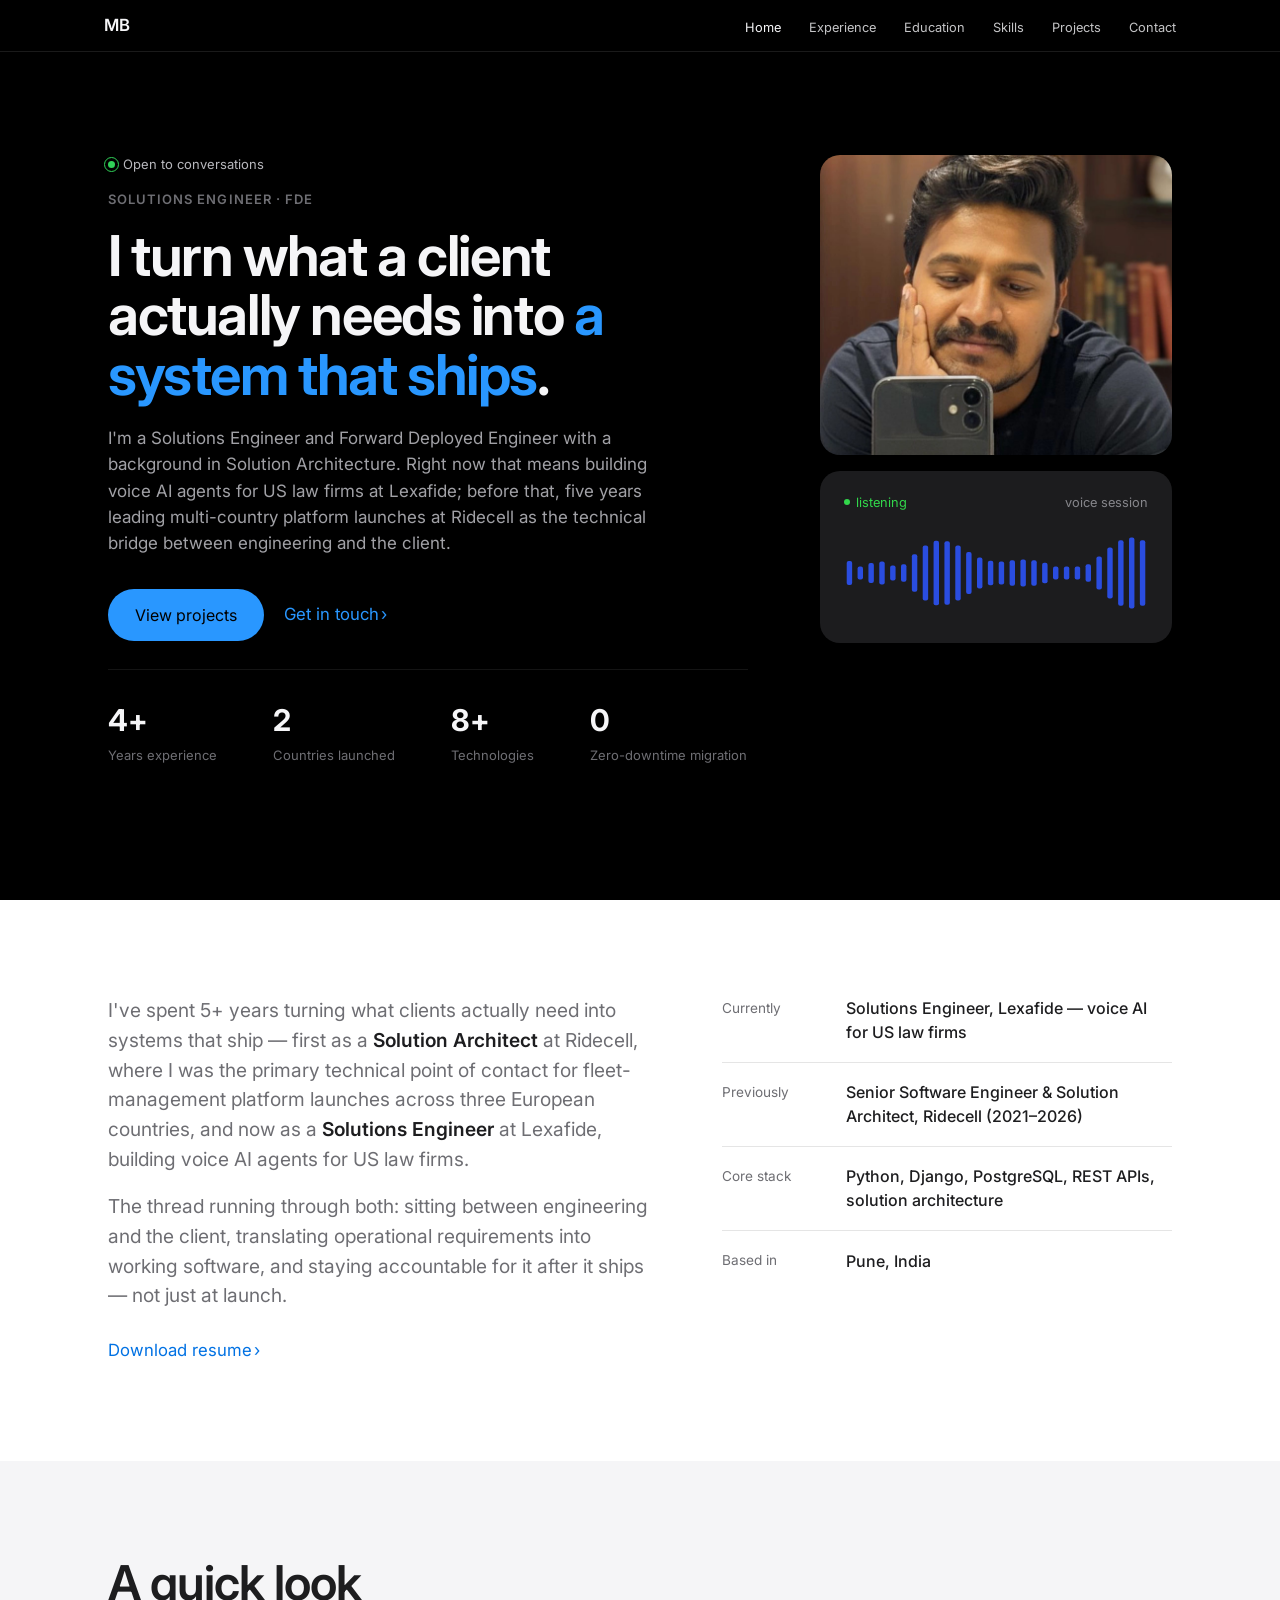
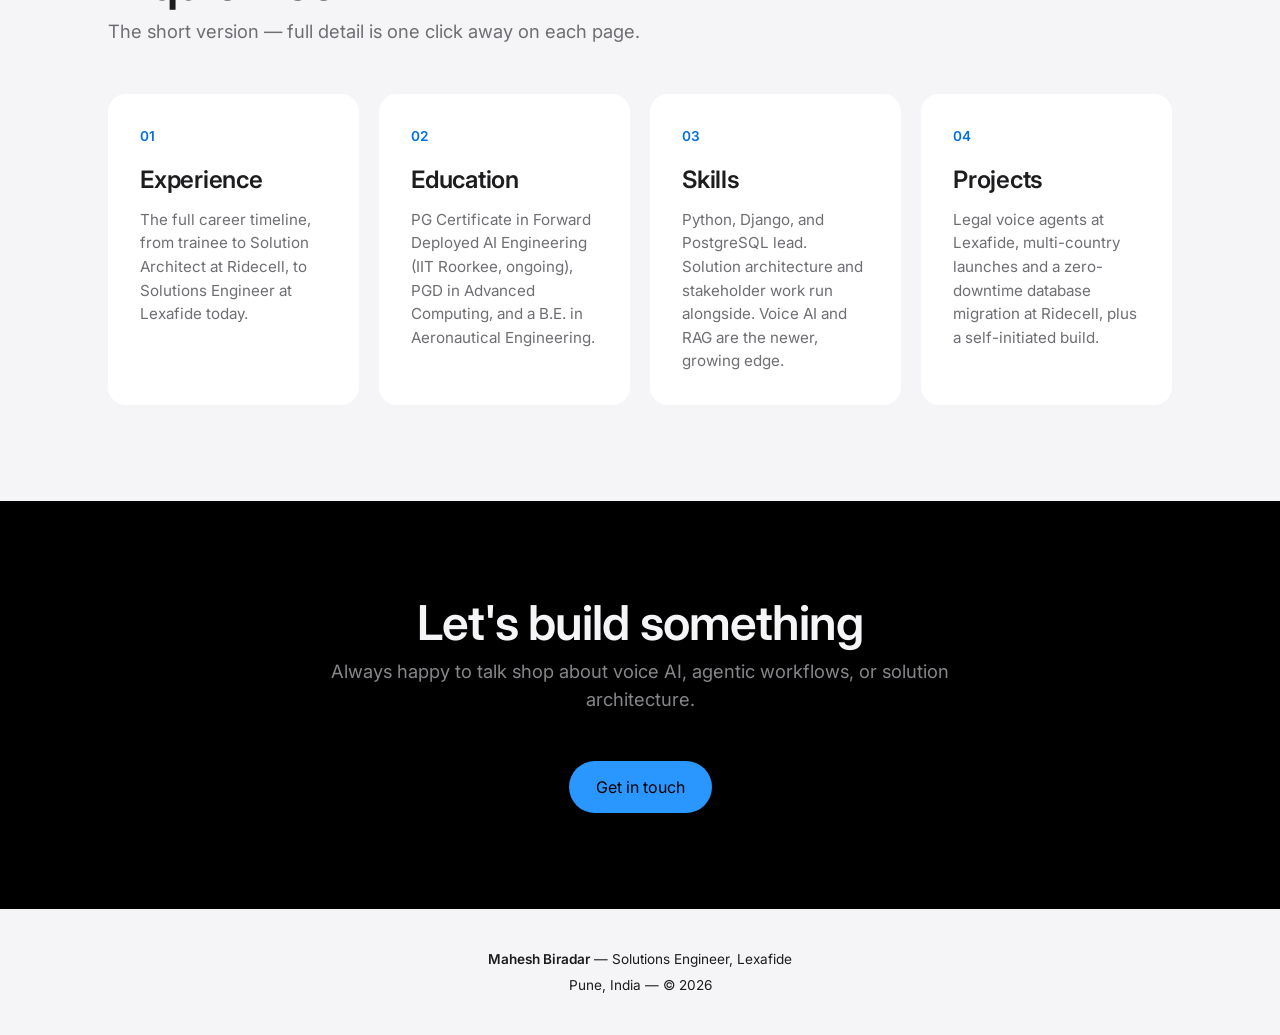
<file: index.html>
<!DOCTYPE html>
<html lang="en">

<head>
  <meta charset="UTF-8" />
  <meta name="viewport" content="width=device-width, initial-scale=1.0" />
  <title>Mahesh Biradar — Solutions Engineer</title>
  <meta name="description"
    content="Mahesh Biradar is a Solutions Engineer and Forward Deployed Engineer with a background in Solution Architecture — currently building voice AI agents for US law firms at Lexafide, after 5+ years shipping multi-country platforms at Ridecell." />
  <meta name="keywords"
    content="Mahesh Biradar, Solutions Engineer, Forward Deployed Engineer, Solution Architect, Senior Software Engineer, Voice AI, Lexafide, Python, Django, PostgreSQL, Ridecell" />
  <meta property="og:title" content="Mahesh Biradar — Solutions Engineer" />
  <meta property="og:description"
    content="I turn what a client actually needs into a system that ships. Solutions Engineer at Lexafide, formerly Solution Architect at Ridecell." />
  <link rel="stylesheet" href="style.css" />
  <link rel="icon"
    href="data:image/svg+xml,<svg xmlns='http://www.w3.org/2000/svg' viewBox='0 0 100 100'><text y='.9em' font-size='90'>⚡</text></svg>" />
</head>

<body>

  <!-- ─── NAVIGATION ─── -->
  <nav>
    <div class="nav-container">
      <a href="index.html" class="nav-logo">MB</a>
      <ul class="nav-links">
        <li><a href="index.html">Home</a></li>
        <li><a href="experience.html">Experience</a></li>
        <li><a href="education.html">Education</a></li>
        <li><a href="skills.html">Skills</a></li>
        <li><a href="projects.html">Projects</a></li>
        <li><a href="contact.html">Contact</a></li>
      </ul>
      <div class="hamburger" id="hamburger">
        <span></span><span></span><span></span>
      </div>
    </div>
  </nav>

  <!-- ─── HOME / HERO ─── -->
  <section id="home" class="band-dark">
    <div class="hero-inner">
      <div class="hero-content">
        <div class="hero-live reveal">
          <span class="status-dot"></span>
          Open to conversations
        </div>
        <div class="eyebrow reveal">Solutions Engineer · FDE</div>
        <h1 class="hero-name reveal">I turn what a client actually needs into <span class="accent">a system that
            ships</span>.</h1>
        <p class="hero-description reveal">
          I'm a Solutions Engineer and Forward Deployed Engineer with a background in Solution Architecture.
          Right now that means building voice AI agents for US law firms at Lexafide; before that, five years
          leading multi-country platform launches at Ridecell as the technical bridge between engineering and
          the client.
        </p>

        <div class="hero-buttons reveal">
          <a href="projects.html" class="btn btn-primary">View projects</a>
          <a href="contact.html" class="chevron-link">Get in touch</a>
        </div>

        <div class="hero-divider reveal"></div>

        <div class="hero-stats reveal">
          <div class="stat-item">
            <div class="stat-num" data-target="5" data-suffix="+">0+</div>
            <div class="stat-label">Years experience</div>
          </div>
          <div class="stat-item">
            <div class="stat-num" data-target="3" data-suffix="">0</div>
            <div class="stat-label">Countries launched</div>
          </div>
          <div class="stat-item">
            <div class="stat-num" data-target="10" data-suffix="+">0+</div>
            <div class="stat-label">Technologies</div>
          </div>
          <div class="stat-item">
            <div class="stat-num" data-target="1" data-suffix="">0</div>
            <div class="stat-label">Zero-downtime migration</div>
          </div>
        </div>
      </div>

      <div class="hero-side">
        <div class="hero-visual reveal">
          <div class="profile-frame">
            <img src="profile.jpeg" alt="Mahesh Biradar" />
          </div>
          <div class="waveform-card">
            <div class="waveform-label">
              <span class="rec">listening</span>
              <span>voice session</span>
            </div>
            <canvas id="waveform-canvas"></canvas>
          </div>
        </div>
      </div>
    </div>
  </section>

  <!-- ─── ABOUT ─── -->
  <section id="about" class="band-light">
    <div class="container about-grid">
      <div class="about-text reveal">
        <p>
          I've spent 5+ years turning what clients actually need into systems that ship — first as a
          <strong>Solution Architect</strong> at Ridecell, where I was the primary technical point of contact for
          fleet-management platform launches across three European countries, and now as a
          <strong>Solutions Engineer</strong> at Lexafide, building voice AI agents for US law firms.
        </p>
        <p>
          The thread running through both: sitting between engineering and the client, translating operational
          requirements into working software, and staying accountable for it after it ships — not just at
          launch.
        </p>
        <p style="margin-top:1.5rem;"><a href="Mahesh_Biradar_Resume.pdf" download="Mahesh_Biradar_Resume.pdf"
            class="chevron-link">Download resume</a></p>
      </div>
      <div class="about-facts reveal">
        <div class="about-fact">
          <div class="about-fact-label">Currently</div>
          <div class="about-fact-value">Solutions Engineer, Lexafide — voice AI for US law firms</div>
        </div>
        <div class="about-fact">
          <div class="about-fact-label">Previously</div>
          <div class="about-fact-value">Senior Software Engineer &amp; Solution Architect, Ridecell (2021–2026)</div>
        </div>
        <div class="about-fact">
          <div class="about-fact-label">Core stack</div>
          <div class="about-fact-value">Python, Django, PostgreSQL, REST APIs, solution architecture</div>
        </div>
        <div class="about-fact">
          <div class="about-fact-label">Based in</div>
          <div class="about-fact-value">Pune, India</div>
        </div>
      </div>
    </div>
  </section>

  <!-- ─── HIGHLIGHTS ─── -->
  <section id="highlights" class="band-tint">
    <div class="container">
      <h2 class="section-title reveal">A quick look</h2>
      <p class="section-subtitle reveal">The short version — full detail is one click away on each page.</p>

      <div class="highlights-grid">
        <a href="experience.html" class="card highlight-card reveal">
          <div class="highlight-num">01</div>
          <div class="highlight-title">Experience</div>
          <p class="highlight-desc">The full career timeline, from trainee to Solution Architect at Ridecell, to
            Solutions Engineer at Lexafide today.</p>
        </a>

        <a href="education.html" class="card highlight-card reveal">
          <div class="highlight-num">02</div>
          <div class="highlight-title">Education</div>
          <p class="highlight-desc">PG Certificate in Forward Deployed AI Engineering (IIT Roorkee, ongoing), PGD
            in Advanced Computing, and a B.E. in Aeronautical Engineering.</p>
        </a>

        <a href="skills.html" class="card highlight-card reveal">
          <div class="highlight-num">03</div>
          <div class="highlight-title">Skills</div>
          <p class="highlight-desc">Python, Django, and PostgreSQL lead. Solution architecture and stakeholder
            work run alongside. Voice AI and RAG are the newer, growing edge.</p>
        </a>

        <a href="projects.html" class="card highlight-card reveal">
          <div class="highlight-num">04</div>
          <div class="highlight-title">Projects</div>
          <p class="highlight-desc">Legal voice agents at Lexafide, multi-country launches and a zero-downtime
            database migration at Ridecell, plus a self-initiated build.</p>
        </a>
      </div>
    </div>
  </section>

  <!-- ─── CONTACT CTA ─── -->
  <section id="contact-cta" class="band-dark">
    <div class="container">
      <h2 class="section-title reveal">Let's build something</h2>
      <p class="section-subtitle reveal">
        Always happy to talk shop about voice AI, agentic workflows, or solution architecture.
      </p>
      <a href="contact.html" class="btn btn-primary reveal">Get in touch</a>
    </div>
  </section>

  <!-- ─── FOOTER ─── -->
  <footer class="band-tint">
    <p><span class="footer-name">Mahesh Biradar</span> — Solutions Engineer, Lexafide</p>
    <p style="margin-top:0.3rem;">Pune, India — © 2026</p>
  </footer>

  <script src="script.js"></script>
</body>

</html>
</file>
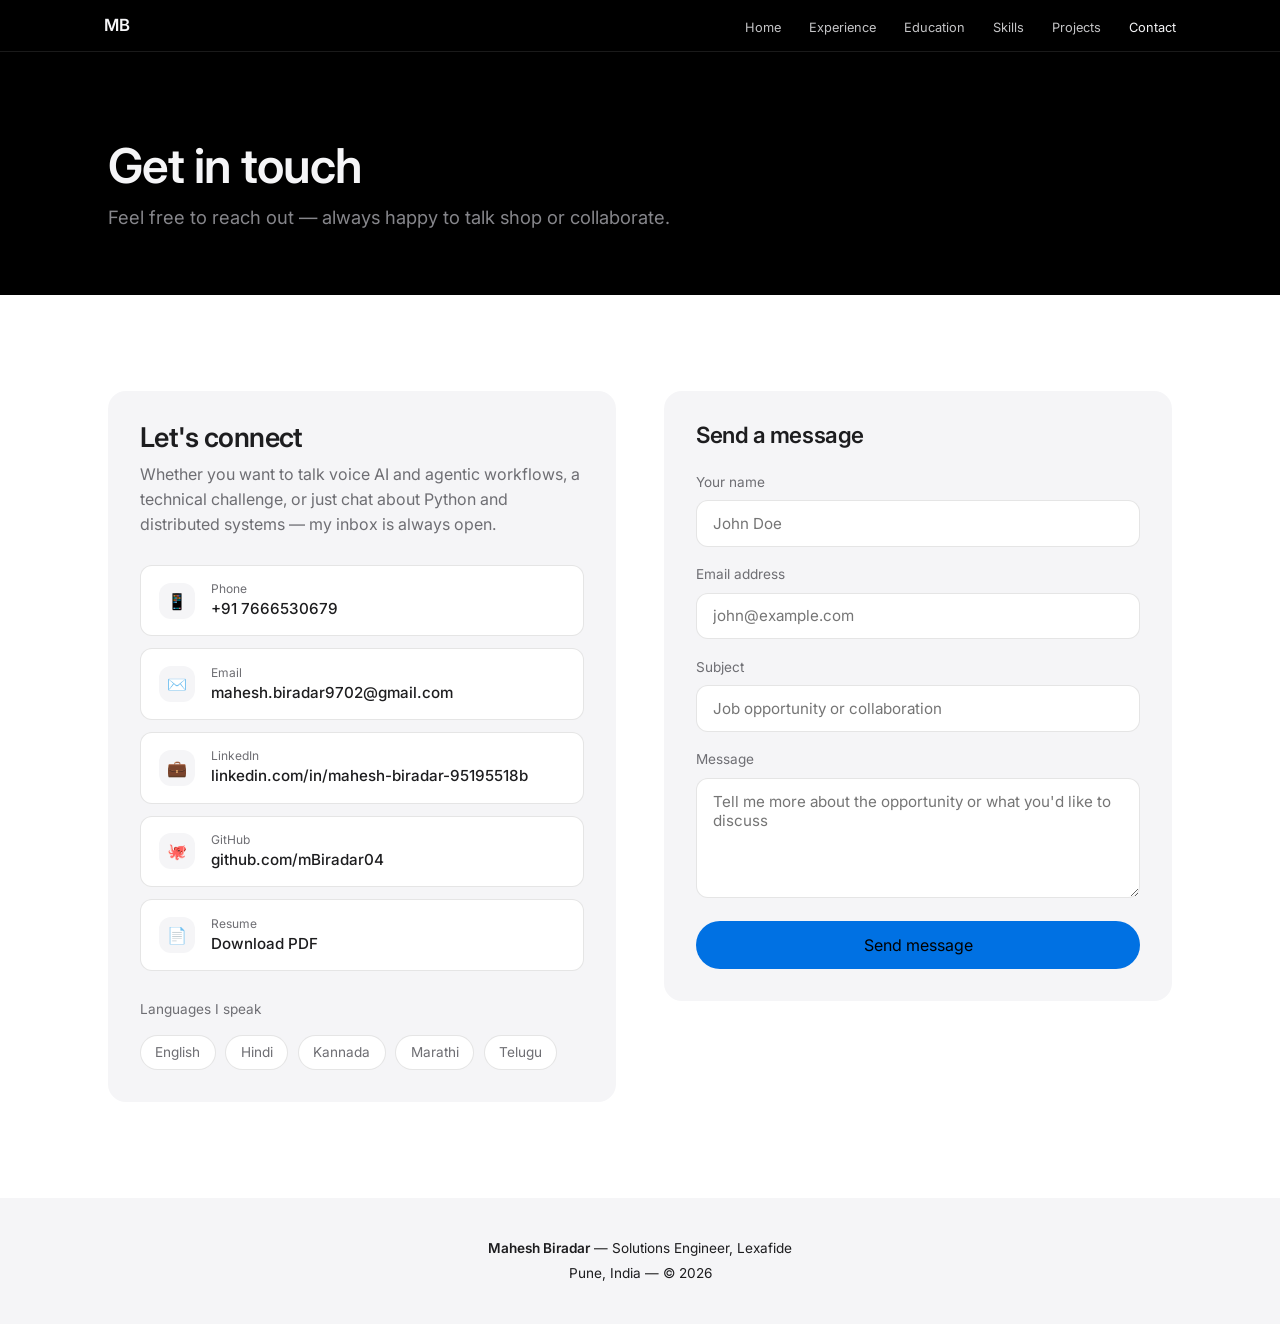
<file: contact.html>
<!DOCTYPE html>
<html lang="en">

<head>
  <meta charset="UTF-8" />
  <meta name="viewport" content="width=device-width, initial-scale=1.0" />
  <title>Contact — Mahesh Biradar</title>
  <meta name="description"
    content="Get in touch with Mahesh Biradar — Solutions Engineer at Lexafide building voice AI agents for US law firms, based in Pune, India." />
  <link rel="stylesheet" href="style.css" />
  <link rel="icon"
    href="data:image/svg+xml,<svg xmlns='http://www.w3.org/2000/svg' viewBox='0 0 100 100'><text y='.9em' font-size='90'>⚡</text></svg>" />
</head>

<body>

  <!-- ─── NAVIGATION ─── -->
  <nav>
    <div class="nav-container">
      <a href="index.html" class="nav-logo">MB</a>
      <ul class="nav-links">
        <li><a href="index.html">Home</a></li>
        <li><a href="experience.html">Experience</a></li>
        <li><a href="education.html">Education</a></li>
        <li><a href="skills.html">Skills</a></li>
        <li><a href="projects.html">Projects</a></li>
        <li><a href="contact.html">Contact</a></li>
      </ul>
      <div class="hamburger" id="hamburger">
        <span></span><span></span><span></span>
      </div>
    </div>
  </nav>

  <!-- ─── PAGE HEADER ─── -->
  <section class="band-dark page-header">
    <div class="container">
      <h2 class="section-title reveal">Get in touch</h2>
      <p class="section-subtitle reveal">Feel free to reach out — always happy to talk shop or collaborate.</p>
    </div>
  </section>

  <!-- ─── CONTACT ─── -->
  <section id="contact" class="band-light">
    <div class="container">
      <div class="contact-grid">
        <!-- Info -->
        <div class="reveal">
          <div class="card contact-info-card">
            <h3>Let's connect</h3>
            <p>Whether you want to talk voice AI and agentic workflows, a technical challenge, or just chat about
              Python and distributed systems — my inbox is always open.</p>

            <div class="contact-links">
              <a href="tel:+917666530679" class="contact-link-item">
                <div class="cli-icon">📱</div>
                <div class="cli-text">
                  <span class="cli-label">Phone</span>
                  <span class="cli-value">+91 7666530679</span>
                </div>
              </a>
              <a href="mailto:mahesh.biradar9702@gmail.com" class="contact-link-item">
                <div class="cli-icon">✉️</div>
                <div class="cli-text">
                  <span class="cli-label">Email</span>
                  <span class="cli-value">mahesh.biradar9702@gmail.com</span>
                </div>
              </a>
              <a href="https://www.linkedin.com/in/mahesh-biradar-95195518b/" target="_blank" rel="noopener" class="contact-link-item">
                <div class="cli-icon">💼</div>
                <div class="cli-text">
                  <span class="cli-label">LinkedIn</span>
                  <span class="cli-value">linkedin.com/in/mahesh-biradar-95195518b</span>
                </div>
              </a>
              <a href="https://github.com/mBiradar04" target="_blank" rel="noopener" class="contact-link-item">
                <div class="cli-icon">🐙</div>
                <div class="cli-text">
                  <span class="cli-label">GitHub</span>
                  <span class="cli-value">github.com/mBiradar04</span>
                </div>
              </a>
              <a href="Mahesh_Biradar_Resume.pdf" download="Mahesh_Biradar_Resume.pdf" class="contact-link-item">
                <div class="cli-icon">📄</div>
                <div class="cli-text">
                  <span class="cli-label">Resume</span>
                  <span class="cli-value">Download PDF</span>
                </div>
              </a>
            </div>

            <div style="margin-top:1.75rem;">
              <div class="skill-level" style="margin-bottom:0.75rem;">Languages I speak</div>
              <div class="lang-chips">
                <span class="lang-chip">English</span>
                <span class="lang-chip">Hindi</span>
                <span class="lang-chip">Kannada</span>
                <span class="lang-chip">Marathi</span>
                <span class="lang-chip">Telugu</span>
              </div>
            </div>
          </div>
        </div>

        <!-- Form -->
        <div class="reveal">
          <div class="card contact-form-card">
            <h3>Send a message</h3>
            <form id="contact-form">
              <div class="form-group">
                <label for="name">Your name</label>
                <input type="text" id="name" name="name" placeholder="John Doe" required />
              </div>
              <div class="form-group">
                <label for="email">Email address</label>
                <input type="email" id="email" name="email" placeholder="john@example.com" required />
              </div>
              <div class="form-group">
                <label for="subject">Subject</label>
                <input type="text" id="subject" name="subject" placeholder="Job opportunity or collaboration" required />
              </div>
              <div class="form-group">
                <label for="message">Message</label>
                <textarea id="message" name="message"
                  placeholder="Tell me more about the opportunity or what you'd like to discuss" required></textarea>
              </div>
              <button type="submit" class="btn btn-primary" style="width:100%;justify-content:center;">Send
                message</button>
            </form>
            <div class="form-success" id="form-success">
              <div style="font-size:1.1rem;font-weight:600;color:var(--text);margin-bottom:0.3rem;">Message
                received</div>
              <div style="color:var(--text-secondary);font-size:0.9rem;">Thanks for reaching out. I'll get back
                to you soon.</div>
            </div>
          </div>
        </div>
      </div>
    </div>
  </section>

  <!-- ─── FOOTER ─── -->
  <footer class="band-tint">
    <p><span class="footer-name">Mahesh Biradar</span> — Solutions Engineer, Lexafide</p>
    <p style="margin-top:0.3rem;">Pune, India — © 2026</p>
  </footer>

  <script src="script.js"></script>
</body>

</html>
</file>
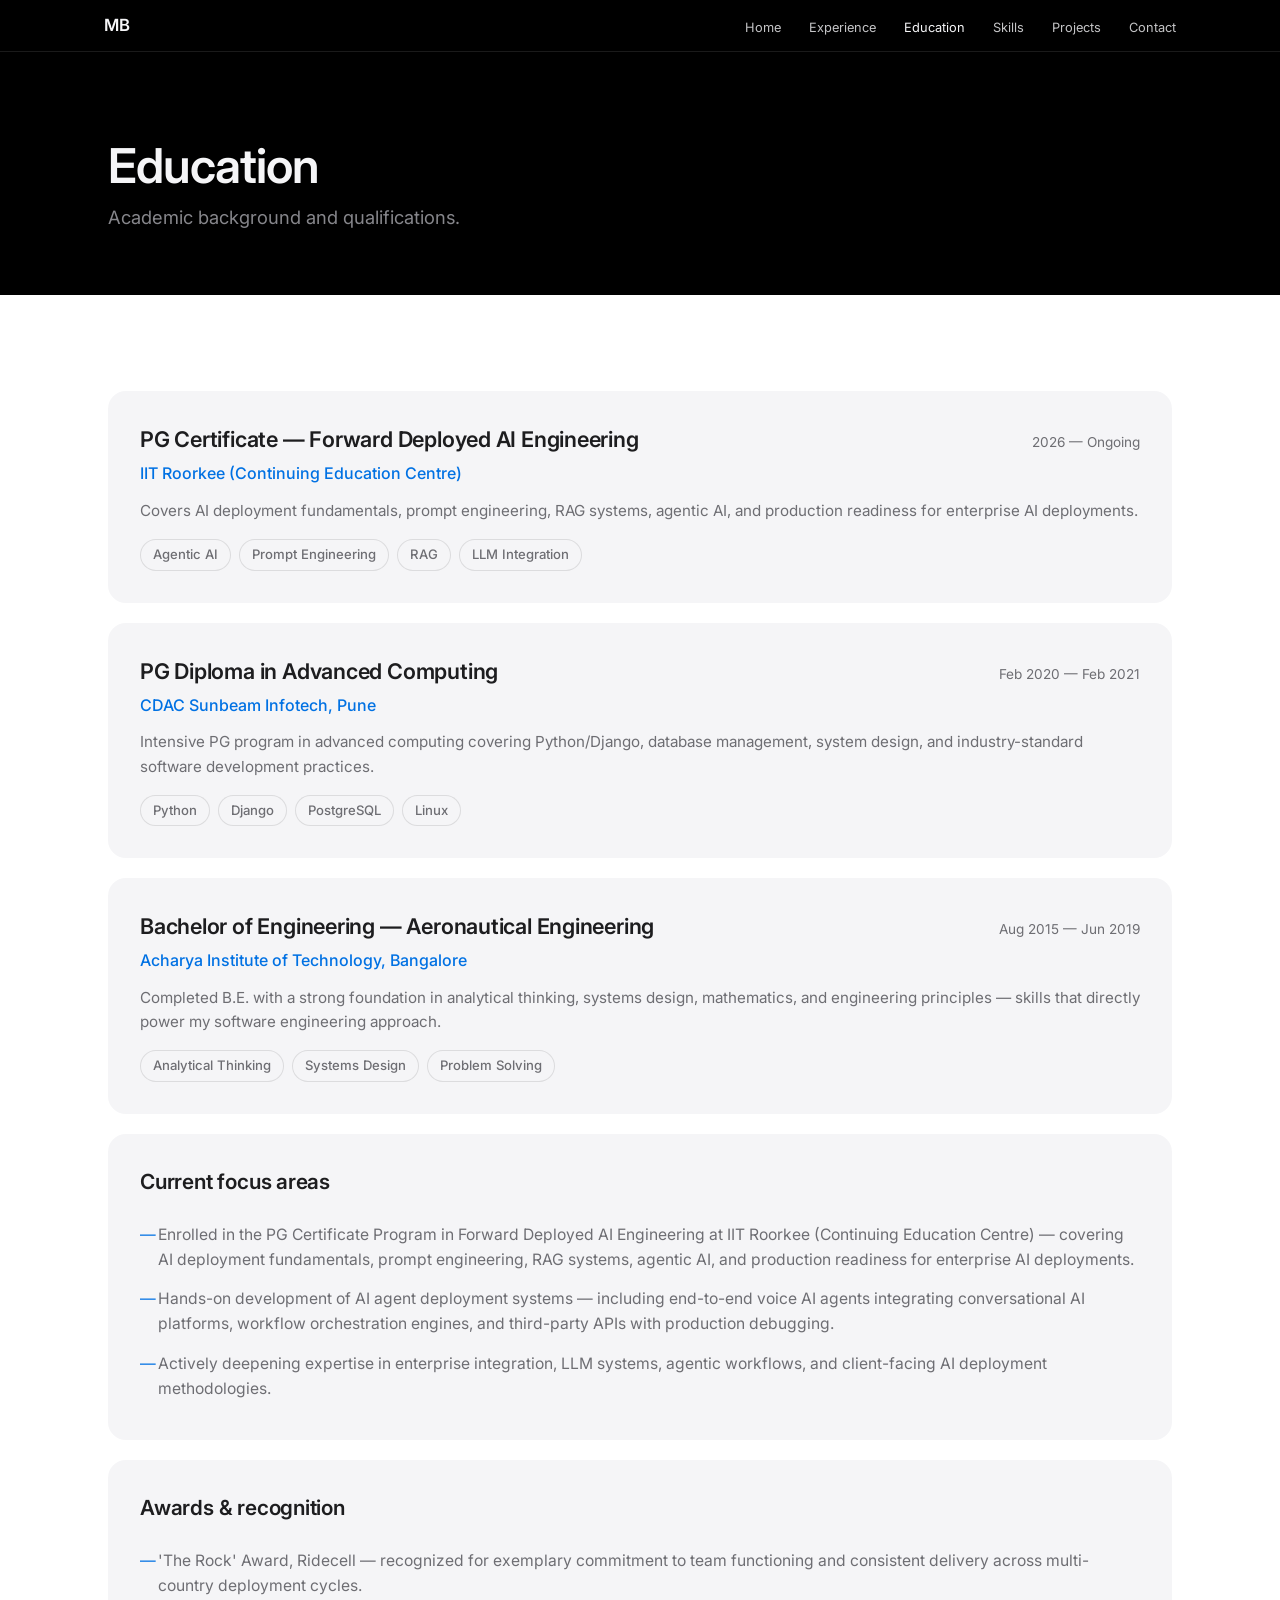
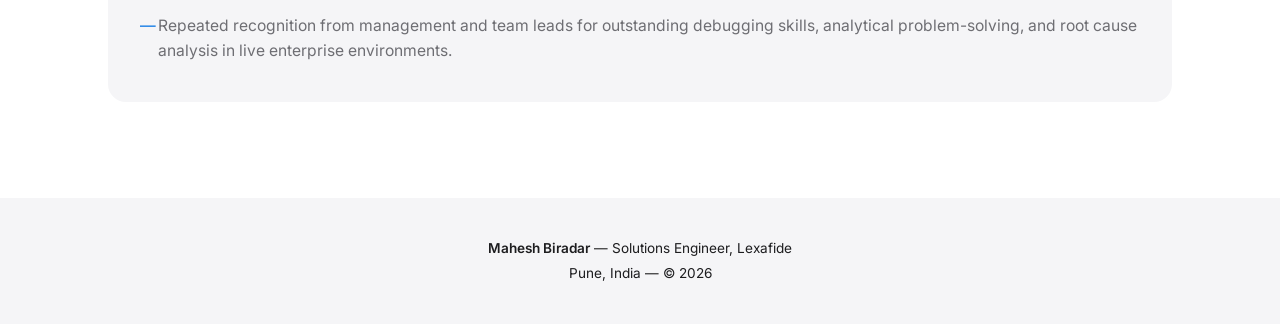
<file: education.html>
<!DOCTYPE html>
<html lang="en">

<head>
  <meta charset="UTF-8" />
  <meta name="viewport" content="width=device-width, initial-scale=1.0" />
  <title>Education — Mahesh Biradar</title>
  <meta name="description"
    content="Mahesh Biradar's academic background — PG Certificate in Forward Deployed AI Engineering (IIT Roorkee), PG Diploma in Advanced Computing, and B.E. in Aeronautical Engineering." />
  <link rel="stylesheet" href="style.css" />
  <link rel="icon"
    href="data:image/svg+xml,<svg xmlns='http://www.w3.org/2000/svg' viewBox='0 0 100 100'><text y='.9em' font-size='90'>⚡</text></svg>" />
</head>

<body>

  <!-- ─── NAVIGATION ─── -->
  <nav>
    <div class="nav-container">
      <a href="index.html" class="nav-logo">MB</a>
      <ul class="nav-links">
        <li><a href="index.html">Home</a></li>
        <li><a href="experience.html">Experience</a></li>
        <li><a href="education.html">Education</a></li>
        <li><a href="skills.html">Skills</a></li>
        <li><a href="projects.html">Projects</a></li>
        <li><a href="contact.html">Contact</a></li>
      </ul>
      <div class="hamburger" id="hamburger">
        <span></span><span></span><span></span>
      </div>
    </div>
  </nav>

  <!-- ─── PAGE HEADER ─── -->
  <section class="band-dark page-header">
    <div class="container">
      <h2 class="section-title reveal">Education</h2>
      <p class="section-subtitle reveal">Academic background and qualifications.</p>
    </div>
  </section>

  <!-- ─── EDUCATION ─── -->
  <section id="education" class="band-light">
    <div class="container">
      <div class="edu-list">
        <div class="card edu-card reveal">
          <div class="edu-card-header">
            <div class="edu-card-degree">PG Certificate — Forward Deployed AI Engineering</div>
            <div class="edu-card-date">2026 — Ongoing</div>
          </div>
          <div class="edu-card-college">IIT Roorkee (Continuing Education Centre)</div>
          <p class="edu-card-desc">Covers AI deployment fundamentals, prompt engineering, RAG systems, agentic
            AI, and production readiness for enterprise AI deployments.</p>
          <div class="tags">
            <span class="tag">Agentic AI</span>
            <span class="tag">Prompt Engineering</span>
            <span class="tag">RAG</span>
            <span class="tag">LLM Integration</span>
          </div>
        </div>

        <div class="card edu-card reveal">
          <div class="edu-card-header">
            <div class="edu-card-degree">PG Diploma in Advanced Computing</div>
            <div class="edu-card-date">Feb 2020 — Feb 2021</div>
          </div>
          <div class="edu-card-college">CDAC Sunbeam Infotech, Pune</div>
          <p class="edu-card-desc">Intensive PG program in advanced computing covering Python/Django, database
            management, system design, and industry-standard software development practices.</p>
          <div class="tags">
            <span class="tag">Python</span>
            <span class="tag">Django</span>
            <span class="tag">PostgreSQL</span>
            <span class="tag">Linux</span>
          </div>
        </div>

        <div class="card edu-card reveal">
          <div class="edu-card-header">
            <div class="edu-card-degree">Bachelor of Engineering — Aeronautical Engineering</div>
            <div class="edu-card-date">Aug 2015 — Jun 2019</div>
          </div>
          <div class="edu-card-college">Acharya Institute of Technology, Bangalore</div>
          <p class="edu-card-desc">Completed B.E. with a strong foundation in analytical thinking, systems
            design, mathematics, and engineering principles — skills that directly power my software engineering
            approach.</p>
          <div class="tags">
            <span class="tag">Analytical Thinking</span>
            <span class="tag">Systems Design</span>
            <span class="tag">Problem Solving</span>
          </div>
        </div>
      </div>

      <!-- Current Focus Areas -->
      <div class="card focus-card reveal">
        <div class="focus-card-title">Current focus areas</div>
        <ul class="plain-list">
          <li>Enrolled in the PG Certificate Program in Forward Deployed AI Engineering at IIT Roorkee
            (Continuing Education Centre) — covering AI deployment fundamentals, prompt engineering, RAG
            systems, agentic AI, and production readiness for enterprise AI deployments.</li>
          <li>Hands-on development of AI agent deployment systems — including end-to-end voice AI agents
            integrating conversational AI platforms, workflow orchestration engines, and third-party APIs with
            production debugging.</li>
          <li>Actively deepening expertise in enterprise integration, LLM systems, agentic workflows, and
            client-facing AI deployment methodologies.</li>
        </ul>
      </div>

      <!-- Awards & Recognition -->
      <div class="card focus-card reveal">
        <div class="focus-card-title">Awards &amp; recognition</div>
        <ul class="plain-list">
          <li>'The Rock' Award, Ridecell — recognized for exemplary commitment to team functioning and
            consistent delivery across multi-country deployment cycles.</li>
          <li>Repeated recognition from management and team leads for outstanding debugging skills, analytical
            problem-solving, and root cause analysis in live enterprise environments.</li>
        </ul>
      </div>
    </div>
  </section>

  <!-- ─── FOOTER ─── -->
  <footer class="band-tint">
    <p><span class="footer-name">Mahesh Biradar</span> — Solutions Engineer, Lexafide</p>
    <p style="margin-top:0.3rem;">Pune, India — © 2026</p>
  </footer>

  <script src="script.js"></script>
</body>

</html>
</file>
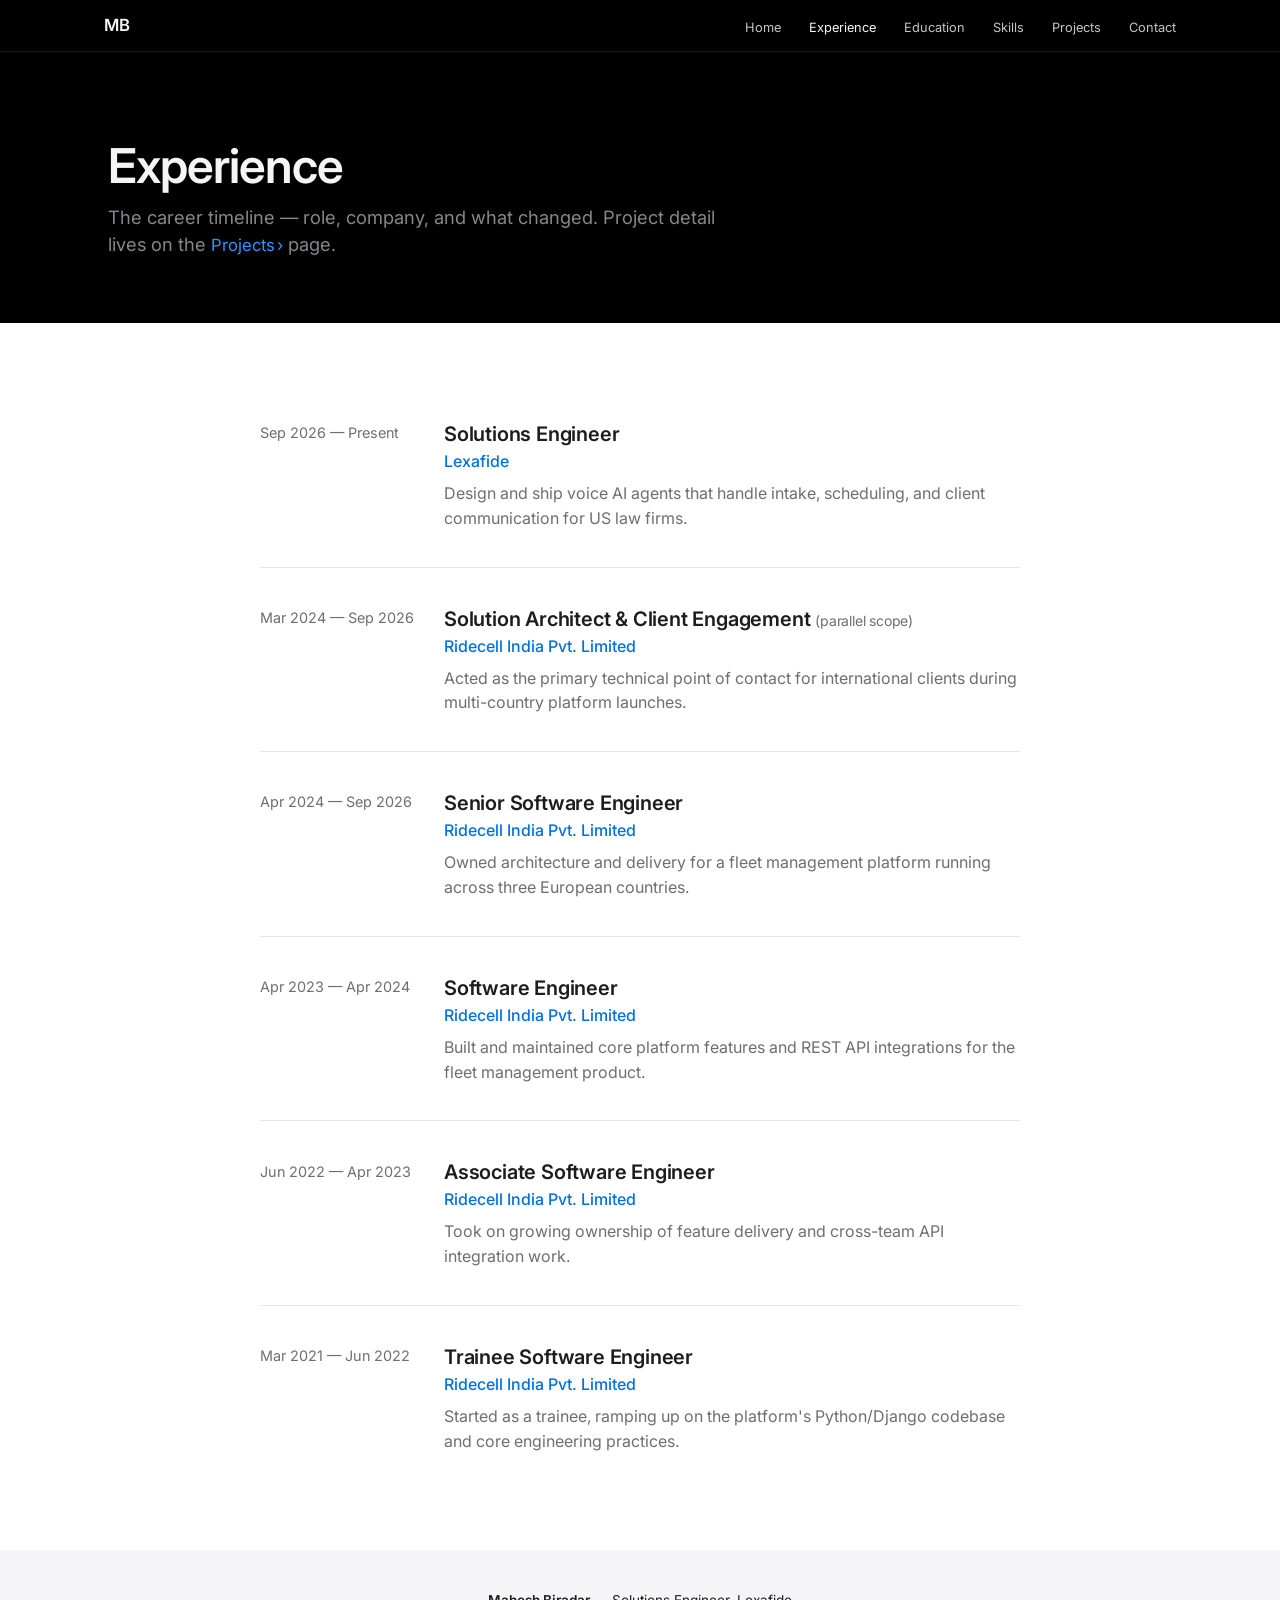
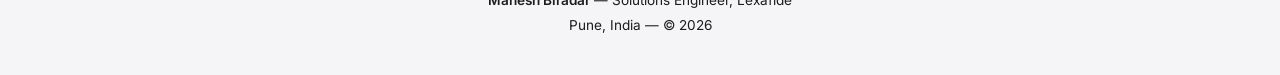
<file: experience.html>
<!DOCTYPE html>
<html lang="en">

<head>
  <meta charset="UTF-8" />
  <meta name="viewport" content="width=device-width, initial-scale=1.0" />
  <title>Experience — Mahesh Biradar</title>
  <meta name="description"
    content="Mahesh Biradar's career timeline — from Trainee Software Engineer to Solution Architect at Ridecell, to Solutions Engineer at Lexafide building voice AI for US law firms." />
  <link rel="stylesheet" href="style.css" />
  <link rel="icon"
    href="data:image/svg+xml,<svg xmlns='http://www.w3.org/2000/svg' viewBox='0 0 100 100'><text y='.9em' font-size='90'>⚡</text></svg>" />
</head>

<body>

  <!-- ─── NAVIGATION ─── -->
  <nav>
    <div class="nav-container">
      <a href="index.html" class="nav-logo">MB</a>
      <ul class="nav-links">
        <li><a href="index.html">Home</a></li>
        <li><a href="experience.html">Experience</a></li>
        <li><a href="education.html">Education</a></li>
        <li><a href="skills.html">Skills</a></li>
        <li><a href="projects.html">Projects</a></li>
        <li><a href="contact.html">Contact</a></li>
      </ul>
      <div class="hamburger" id="hamburger">
        <span></span><span></span><span></span>
      </div>
    </div>
  </nav>

  <!-- ─── PAGE HEADER ─── -->
  <section class="band-dark page-header">
    <div class="container">
      <h2 class="section-title reveal">Experience</h2>
      <p class="section-subtitle reveal">The career timeline — role, company, and what changed. Project detail
        lives on the <a href="projects.html" class="chevron-link">Projects</a> page.</p>
    </div>
  </section>

  <!-- ─── EXPERIENCE ─── -->
  <section id="experience" class="band-light">
    <div class="container">
      <div class="timeline">
        <div class="timeline-item reveal">
          <div class="timeline-date">Sep 2026 — Present</div>
          <div>
            <div class="timeline-title">Solutions Engineer</div>
            <div class="timeline-company">Lexafide</div>
            <p class="timeline-summary">Design and ship voice AI agents that handle intake, scheduling, and
              client communication for US law firms.</p>
          </div>
        </div>

        <div class="timeline-item reveal">
          <div class="timeline-date">Mar 2024 — Sep 2026</div>
          <div>
            <div class="timeline-title">Solution Architect &amp; Client Engagement <span
                style="font-size:0.7em;color:var(--text-secondary);font-weight:400;">(parallel scope)</span></div>
            <div class="timeline-company">Ridecell India Pvt. Limited</div>
            <p class="timeline-summary">Acted as the primary technical point of contact for international
              clients during multi-country platform launches.</p>
          </div>
        </div>

        <div class="timeline-item reveal">
          <div class="timeline-date">Apr 2024 — Sep 2026</div>
          <div>
            <div class="timeline-title">Senior Software Engineer</div>
            <div class="timeline-company">Ridecell India Pvt. Limited</div>
            <p class="timeline-summary">Owned architecture and delivery for a fleet management platform
              running across three European countries.</p>
          </div>
        </div>

        <div class="timeline-item reveal">
          <div class="timeline-date">Apr 2023 — Apr 2024</div>
          <div>
            <div class="timeline-title">Software Engineer</div>
            <div class="timeline-company">Ridecell India Pvt. Limited</div>
            <p class="timeline-summary">Built and maintained core platform features and REST API integrations
              for the fleet management product.</p>
          </div>
        </div>

        <div class="timeline-item reveal">
          <div class="timeline-date">Jun 2022 — Apr 2023</div>
          <div>
            <div class="timeline-title">Associate Software Engineer</div>
            <div class="timeline-company">Ridecell India Pvt. Limited</div>
            <p class="timeline-summary">Took on growing ownership of feature delivery and cross-team API
              integration work.</p>
          </div>
        </div>

        <div class="timeline-item reveal">
          <div class="timeline-date">Mar 2021 — Jun 2022</div>
          <div>
            <div class="timeline-title">Trainee Software Engineer</div>
            <div class="timeline-company">Ridecell India Pvt. Limited</div>
            <p class="timeline-summary">Started as a trainee, ramping up on the platform's Python/Django
              codebase and core engineering practices.</p>
          </div>
        </div>
      </div>
    </div>
  </section>

  <!-- ─── FOOTER ─── -->
  <footer class="band-tint">
    <p><span class="footer-name">Mahesh Biradar</span> — Solutions Engineer, Lexafide</p>
    <p style="margin-top:0.3rem;">Pune, India — © 2026</p>
  </footer>

  <script src="script.js"></script>
</body>

</html>
</file>
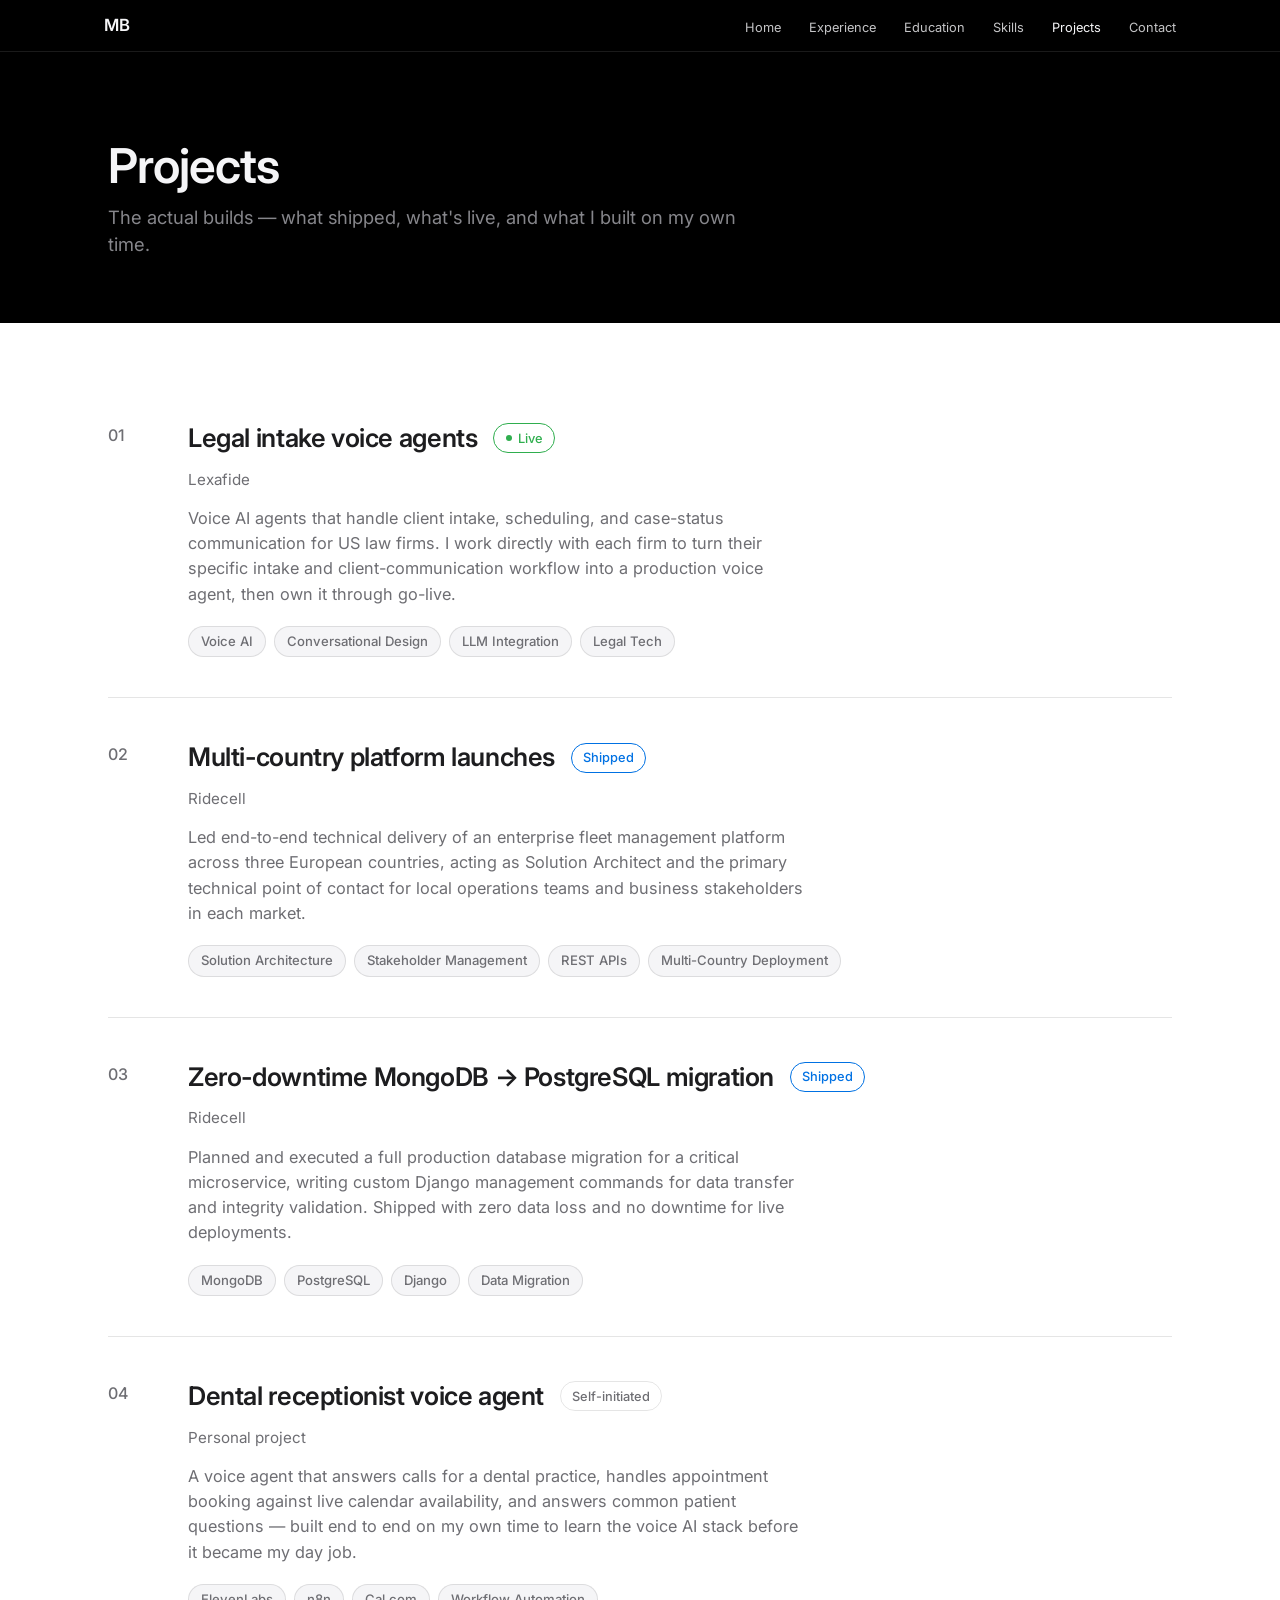
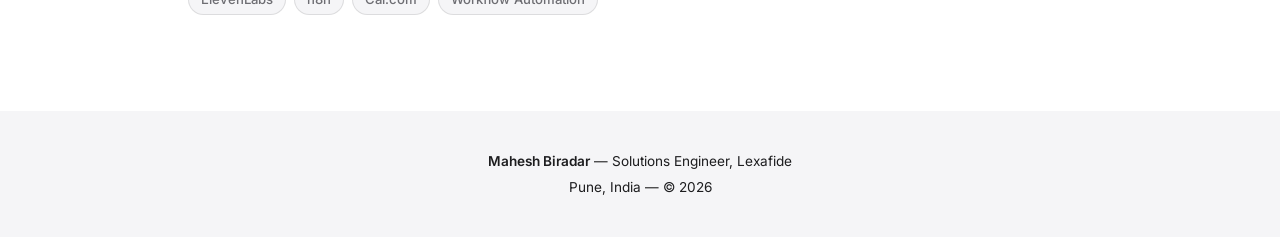
<file: projects.html>
<!DOCTYPE html>
<html lang="en">

<head>
  <meta charset="UTF-8" />
  <meta name="viewport" content="width=device-width, initial-scale=1.0" />
  <title>Projects — Mahesh Biradar</title>
  <meta name="description"
    content="Key builds by Mahesh Biradar — legal intake voice agents at Lexafide, multi-country platform launches and a zero-downtime MongoDB to PostgreSQL migration at Ridecell, and a self-initiated dental receptionist voice agent." />
  <link rel="stylesheet" href="style.css" />
  <link rel="icon"
    href="data:image/svg+xml,<svg xmlns='http://www.w3.org/2000/svg' viewBox='0 0 100 100'><text y='.9em' font-size='90'>⚡</text></svg>" />
</head>

<body>

  <!-- ─── NAVIGATION ─── -->
  <nav>
    <div class="nav-container">
      <a href="index.html" class="nav-logo">MB</a>
      <ul class="nav-links">
        <li><a href="index.html">Home</a></li>
        <li><a href="experience.html">Experience</a></li>
        <li><a href="education.html">Education</a></li>
        <li><a href="skills.html">Skills</a></li>
        <li><a href="projects.html">Projects</a></li>
        <li><a href="contact.html">Contact</a></li>
      </ul>
      <div class="hamburger" id="hamburger">
        <span></span><span></span><span></span>
      </div>
    </div>
  </nav>

  <!-- ─── PAGE HEADER ─── -->
  <section class="band-dark page-header">
    <div class="container">
      <h2 class="section-title reveal">Projects</h2>
      <p class="section-subtitle reveal">The actual builds — what shipped, what's live, and what I built on my
        own time.</p>
    </div>
  </section>

  <!-- ─── PROJECTS ─── -->
  <section id="projects" class="band-light">
    <div class="container">
      <div class="log-list">
        <div class="log-entry reveal">
          <div class="log-num">01</div>
          <div>
            <div class="log-header">
              <div class="log-title">Legal intake voice agents</div>
              <span class="badge live">Live</span>
            </div>
            <div class="log-meta">Lexafide</div>
            <p class="log-desc">Voice AI agents that handle client intake, scheduling, and case-status
              communication for US law firms. I work directly with each firm to turn their specific intake and
              client-communication workflow into a production voice agent, then own it through go-live.</p>
            <div class="tags">
              <span class="tag">Voice AI</span>
              <span class="tag">Conversational Design</span>
              <span class="tag">LLM Integration</span>
              <span class="tag">Legal Tech</span>
            </div>
          </div>
        </div>

        <div class="log-entry reveal">
          <div class="log-num">02</div>
          <div>
            <div class="log-header">
              <div class="log-title">Multi-country platform launches</div>
              <span class="badge shipped">Shipped</span>
            </div>
            <div class="log-meta">Ridecell</div>
            <p class="log-desc">Led end-to-end technical delivery of an enterprise fleet management platform
              across three European countries, acting as Solution Architect and the primary technical point of
              contact for local operations teams and business stakeholders in each market.</p>
            <div class="tags">
              <span class="tag">Solution Architecture</span>
              <span class="tag">Stakeholder Management</span>
              <span class="tag">REST APIs</span>
              <span class="tag">Multi-Country Deployment</span>
            </div>
          </div>
        </div>

        <div class="log-entry reveal">
          <div class="log-num">03</div>
          <div>
            <div class="log-header">
              <div class="log-title">Zero-downtime MongoDB → PostgreSQL migration</div>
              <span class="badge shipped">Shipped</span>
            </div>
            <div class="log-meta">Ridecell</div>
            <p class="log-desc">Planned and executed a full production database migration for a critical
              microservice, writing custom Django management commands for data transfer and integrity
              validation. Shipped with zero data loss and no downtime for live deployments.</p>
            <div class="tags">
              <span class="tag">MongoDB</span>
              <span class="tag">PostgreSQL</span>
              <span class="tag">Django</span>
              <span class="tag">Data Migration</span>
            </div>
          </div>
        </div>

        <div class="log-entry reveal">
          <div class="log-num">04</div>
          <div>
            <div class="log-header">
              <div class="log-title">Dental receptionist voice agent</div>
              <span class="badge self">Self-initiated</span>
            </div>
            <div class="log-meta">Personal project</div>
            <p class="log-desc">A voice agent that answers calls for a dental practice, handles appointment
              booking against live calendar availability, and answers common patient questions — built end to end
              on my own time to learn the voice AI stack before it became my day job.</p>
            <div class="tags">
              <span class="tag">ElevenLabs</span>
              <span class="tag">n8n</span>
              <span class="tag">Cal.com</span>
              <span class="tag">Workflow Automation</span>
            </div>
          </div>
        </div>
      </div>
    </div>
  </section>

  <!-- ─── FOOTER ─── -->
  <footer class="band-tint">
    <p><span class="footer-name">Mahesh Biradar</span> — Solutions Engineer, Lexafide</p>
    <p style="margin-top:0.3rem;">Pune, India — © 2026</p>
  </footer>

  <script src="script.js"></script>
</body>

</html>
</file>
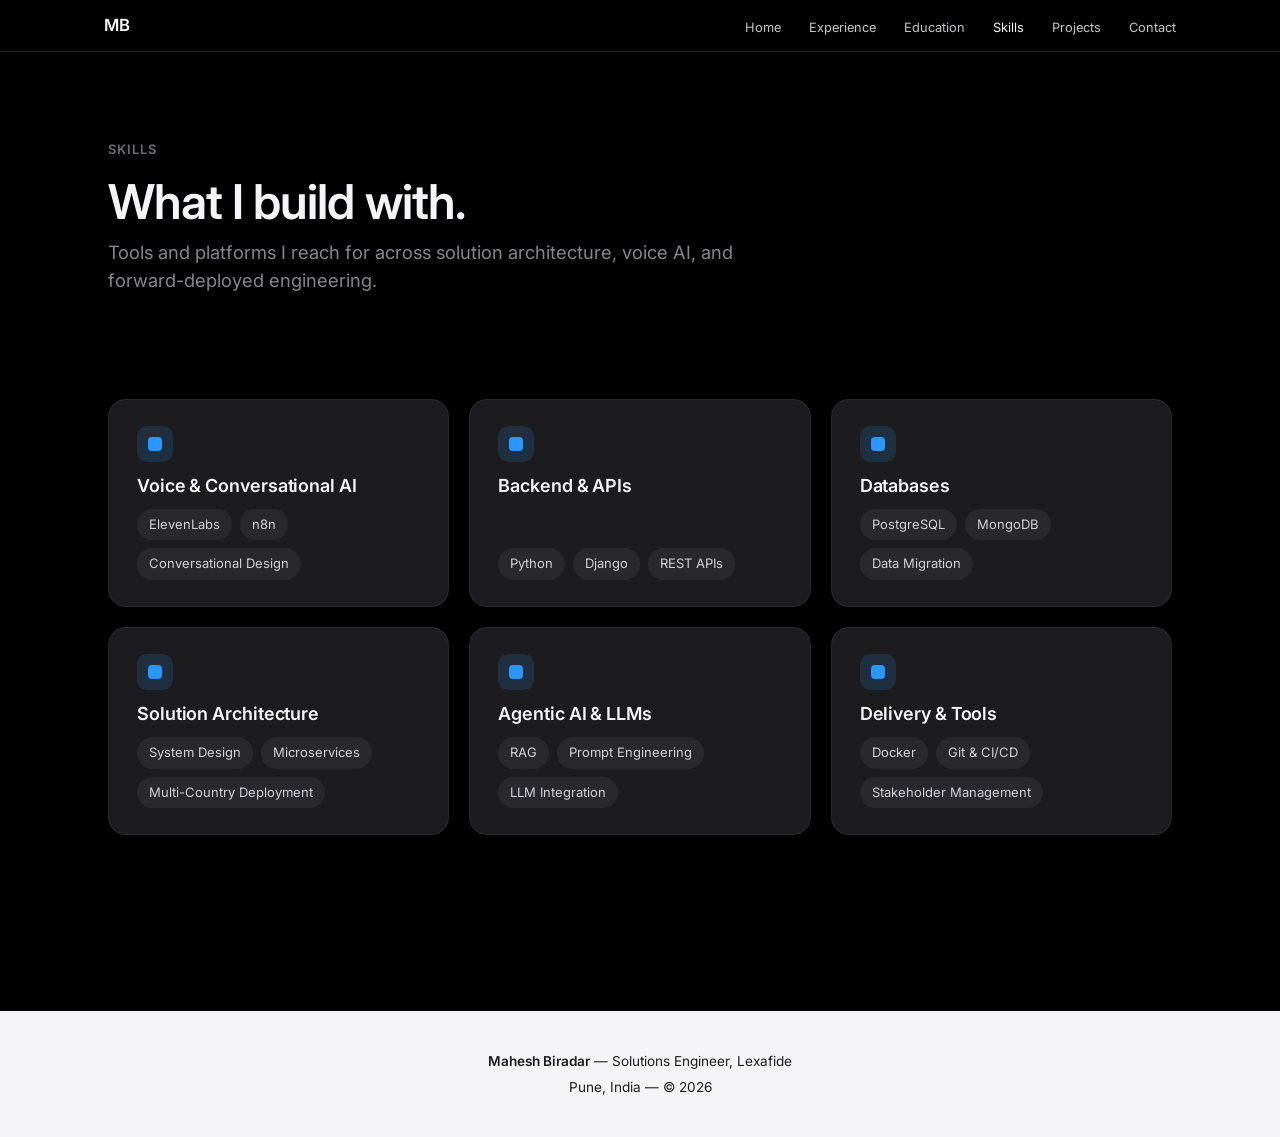
<file: skills.html>
<!DOCTYPE html>
<html lang="en">

<head>
  <meta charset="UTF-8" />
  <meta name="viewport" content="width=device-width, initial-scale=1.0" />
  <title>Skills — Mahesh Biradar</title>
  <meta name="description"
    content="Mahesh Biradar's technical skills — Python, Django, and PostgreSQL lead, alongside solution architecture and stakeholder work, with voice AI, n8n, and RAG as newer, growing focus areas." />
  <link rel="stylesheet" href="style.css" />
  <link rel="icon"
    href="data:image/svg+xml,<svg xmlns='http://www.w3.org/2000/svg' viewBox='0 0 100 100'><text y='.9em' font-size='90'>⚡</text></svg>" />
</head>

<body>

  <!-- ─── NAVIGATION ─── -->
  <nav>
    <div class="nav-container">
      <a href="index.html" class="nav-logo">MB</a>
      <ul class="nav-links">
        <li><a href="index.html">Home</a></li>
        <li><a href="experience.html">Experience</a></li>
        <li><a href="education.html">Education</a></li>
        <li><a href="skills.html" class="active">Skills</a></li>
        <li><a href="projects.html">Projects</a></li>
        <li><a href="contact.html">Contact</a></li>
      </ul>
      <div class="hamburger" id="hamburger">
        <span></span><span></span><span></span>
      </div>
    </div>
  </nav>

  <!-- ─── PAGE HEADER ─── -->
  <section class="band-dark page-header">
    <div class="container">
      <div class="eyebrow reveal">Skills</div>
      <h1 class="section-title reveal">What I build with.</h1>
      <p class="section-subtitle reveal">Tools and platforms I reach for across solution architecture, voice AI,
        and forward-deployed engineering.</p>
    </div>
  </section>

  <!-- ─── SKILLS GRID ─── -->
  <section id="skills" class="band-dark" style="padding-top: 2.5rem;">
    <div class="container">
      <div class="skills-cards-grid">
        <div class="skill-card reveal">
          <div class="skill-card-icon"><span></span></div>
          <h2 class="skill-card-title">Voice &amp; Conversational AI</h2>
          <div class="skill-card-tags">
            <span class="skill-card-tag">ElevenLabs</span>
            <span class="skill-card-tag">n8n</span>
            <span class="skill-card-tag">Conversational Design</span>
          </div>
        </div>

        <div class="skill-card reveal">
          <div class="skill-card-icon"><span></span></div>
          <h2 class="skill-card-title">Backend &amp; APIs</h2>
          <div class="skill-card-tags">
            <span class="skill-card-tag">Python</span>
            <span class="skill-card-tag">Django</span>
            <span class="skill-card-tag">REST APIs</span>
          </div>
        </div>

        <div class="skill-card reveal">
          <div class="skill-card-icon"><span></span></div>
          <h2 class="skill-card-title">Databases</h2>
          <div class="skill-card-tags">
            <span class="skill-card-tag">PostgreSQL</span>
            <span class="skill-card-tag">MongoDB</span>
            <span class="skill-card-tag">Data Migration</span>
          </div>
        </div>

        <div class="skill-card reveal">
          <div class="skill-card-icon"><span></span></div>
          <h2 class="skill-card-title">Solution Architecture</h2>
          <div class="skill-card-tags">
            <span class="skill-card-tag">System Design</span>
            <span class="skill-card-tag">Microservices</span>
            <span class="skill-card-tag">Multi-Country Deployment</span>
          </div>
        </div>

        <div class="skill-card reveal">
          <div class="skill-card-icon"><span></span></div>
          <h2 class="skill-card-title">Agentic AI &amp; LLMs</h2>
          <div class="skill-card-tags">
            <span class="skill-card-tag">RAG</span>
            <span class="skill-card-tag">Prompt Engineering</span>
            <span class="skill-card-tag">LLM Integration</span>
          </div>
        </div>

        <div class="skill-card reveal">
          <div class="skill-card-icon"><span></span></div>
          <h2 class="skill-card-title">Delivery &amp; Tools</h2>
          <div class="skill-card-tags">
            <span class="skill-card-tag">Docker</span>
            <span class="skill-card-tag">Git &amp; CI/CD</span>
            <span class="skill-card-tag">Stakeholder Management</span>
          </div>
        </div>
      </div>
    </div>
  </section>

  <!-- ─── FOOTER ─── -->
  <footer class="band-tint">
    <p><span class="footer-name">Mahesh Biradar</span> — Solutions Engineer, Lexafide</p>
    <p style="margin-top:0.3rem;">Pune, India — © 2026</p>
  </footer>

  <script src="script.js"></script>
</body>

</html>
</file>
<file: style.css>
/* =====================================
   MAHESH BIRADAR PORTFOLIO — STYLE.CSS
   Design system: Apple-style — system sans, black/white/gray bands, blue accent
   ===================================== */

@import url('https://fonts.googleapis.com/css2?family=Inter:wght@400;500;600;700&display=swap');

/* ─── CSS Variables — light (default) ─── */
:root {
  --bg: #ffffff;
  --bg-tint: #f5f5f7;
  --surface: #f5f5f7;
  --text: #1d1d1f;
  --text-secondary: #6e6e73;
  --line: rgba(0,0,0,0.1);
  --blue: #0071e3;
  --blue-hover: #0077ed;
  --green: #2fae4e;

  --nav-height: 52px;
  --transition: all 0.3s cubic-bezier(0.28, 0, 0, 1);
  --radius: 18px;
  --radius-sm: 12px;
}

/* ─── Dark mode via system preference ─── */
@media (prefers-color-scheme: dark) {
  :root {
    --bg: #000000;
    --bg-tint: #1d1d1f;
    --surface: #1d1d1f;
    --text: #f5f5f7;
    --text-secondary: #86868b;
    --line: rgba(255,255,255,0.14);
    --blue: #2997ff;
    --blue-hover: #5cb1ff;
    --green: #32d74b;
  }
}

/* ─── Reset & Base ─── */
*, *::before, *::after { box-sizing: border-box; margin: 0; padding: 0; }

html { scroll-behavior: smooth; scroll-padding-top: var(--nav-height); }

body {
  font-family: -apple-system, BlinkMacSystemFont, 'Segoe UI', 'SF Pro Display', 'SF Pro Text', 'Inter', 'Helvetica Neue', Arial, sans-serif;
  background: var(--bg);
  color: var(--text);
  line-height: 1.5;
  overflow-x: hidden;
  transition: background 0.3s ease, color 0.3s ease;
}

::-webkit-scrollbar { width: 8px; }
::-webkit-scrollbar-track { background: var(--bg); }
::-webkit-scrollbar-thumb { background: var(--line); border-radius: 4px; }

/* ─── Bands — the alternating white / gray / black rhythm ─── */
.band-light { background: var(--bg); color: var(--text); }
.band-tint { background: var(--bg-tint); color: var(--text); --surface: var(--bg); }
.band-light { --surface: var(--bg-tint); }

.band-dark {
  background: #000;
  color: #f5f5f7;
  --text: #f5f5f7;
  --text-secondary: #86868b;
  --line: rgba(255,255,255,0.14);
  --surface: #1d1d1f;
  --blue: #2997ff;
  --blue-hover: #5cb1ff;
  --green: #32d74b;
}

/* ─── Typography ─── */
h1, h2, h3 {
  font-weight: 600;
  letter-spacing: -0.02em;
  line-height: 1.08;
}

.section-title {
  font-size: clamp(2rem, 4vw, 3rem);
  font-weight: 600;
  margin-bottom: 0.6rem;
  color: var(--text);
}

.section-subtitle {
  color: var(--text-secondary);
  margin-bottom: 3rem;
  font-size: 1.15rem;
  max-width: 640px;
  font-weight: 400;
}

.page-header { padding: calc(var(--nav-height) + 5.5rem) 0 4rem; }
.page-header .section-title { margin-bottom: 0.75rem; }
.page-header .section-subtitle { margin-bottom: 0; }

.eyebrow {
  display: flex;
  align-items: center;
  justify-content: flex-start;
  gap: 0.5rem;
  font-size: 13px;
  font-weight: 600;
  letter-spacing: 0.08em;
  text-transform: uppercase;
  color: #6e6e73;
  margin-bottom: 16px;
}

/* ─── Layout ─── */
.container { max-width: 1120px; margin: 0 auto; padding: 0 1.75rem; }
section { padding: 6rem 0; }

/* ─── Navigation — always the dark glass bar, like Apple's global chrome ─── */
nav {
  position: fixed;
  top: 0; left: 0; right: 0;
  height: var(--nav-height);
  z-index: 1000;
  background: rgba(0,0,0,0);
  border-bottom: 1px solid rgba(255,255,255,0.1);
  transition: background 0.3s ease, border-color 0.3s ease;
}

nav.scrolled {
  background: rgba(22,22,23,0.8);
  backdrop-filter: saturate(180%) blur(20px);
  -webkit-backdrop-filter: saturate(180%) blur(20px);
}

.nav-container {
  display: flex;
  align-items: center;
  justify-content: space-between;
  height: 100%;
  max-width: 1120px;
  margin: 0 auto;
  padding: 0 1.5rem;
  gap: 1.5rem;
}

.nav-left { display: flex; align-items: center; gap: 1.5rem; }

.nav-logo {
  font-size: 1.05rem;
  font-weight: 600;
  color: #f5f5f7;
  text-decoration: none;
  letter-spacing: -0.01em;
}

.nav-links {
  display: flex;
  list-style: none;
  gap: 1.75rem;
  align-items: center;
}

.nav-links a {
  text-decoration: none;
  color: rgba(245,245,247,0.8);
  font-size: 0.8rem;
  font-weight: 400;
  transition: color 0.2s ease;
}

.nav-links a:hover,
.nav-links a.active { color: #f5f5f7; }

.hamburger { display: none; flex-direction: column; gap: 5px; cursor: pointer; background: none; border: none; padding: 4px; }
.hamburger span { display: block; width: 20px; height: 1.5px; background: #f5f5f7; border-radius: 2px; transition: var(--transition); }

/* ─── Buttons ─── */
.btn {
  display: inline-flex;
  align-items: center;
  gap: 0.5rem;
  padding: 13px 26px;
  border-radius: 980px;
  font-weight: 400;
  font-size: 1rem;
  text-decoration: none;
  transition: var(--transition);
  cursor: pointer;
  border: 1px solid transparent;
  font-family: inherit;
  white-space: nowrap;
}

.btn-primary { background: var(--blue); color: #000; }
.btn-primary:hover { background: var(--blue-hover); }

.btn-outline { background: transparent; color: var(--blue); border-color: var(--blue); }
.btn-outline:hover { background: var(--blue); color: #fff; }

.btn-ghost { background: var(--surface); color: var(--text); border-color: var(--line); }
.btn-ghost:hover { border-color: var(--text-secondary); }

/* Chevron text link — Apple's "Learn more >" pattern */
.chevron-link {
  color: var(--blue);
  text-decoration: none;
  font-weight: 400;
  font-size: 1.05rem;
  display: inline-flex;
  align-items: center;
}
.chevron-link::after {
  content: '\203A';
  margin-left: 0.15rem;
  transition: margin 0.2s ease;
}
.chevron-link:hover { text-decoration: underline; }
.chevron-link:hover::after { margin-left: 0.4rem; }

/* ─── Cards / tiles ─── */
.card {
  background: var(--surface);
  border-radius: var(--radius);
  transition: var(--transition);
}

/* ─── Tags (technology / topic labels) ─── */
.tags { display: flex; flex-wrap: wrap; gap: 0.5rem; }
.tag {
  padding: 0.3rem 0.75rem;
  background: var(--surface);
  border: 1px solid var(--line);
  border-radius: 980px;
  font-size: 0.82rem;
  font-weight: 500;
  color: var(--text-secondary);
}

/* ─── Status badges (Live / Shipped / Self-initiated) ─── */
.badge {
  display: inline-flex;
  align-items: center;
  gap: 0.4rem;
  font-size: 0.8rem;
  font-weight: 500;
  padding: 0.28rem 0.7rem;
  border-radius: 980px;
  border: 1px solid var(--line);
  color: var(--text-secondary);
}
.badge.live { color: var(--green); border-color: var(--green); }
.badge.live::before { content: ''; width: 6px; height: 6px; border-radius: 50%; background: var(--green); }
.badge.shipped { color: var(--blue); border-color: var(--blue); }
.badge.self { color: var(--text-secondary); }

/* ─── Hero ─── */
#home {
  min-height: 100vh;
  display: flex;
  align-items: center;
  padding: calc(var(--nav-height) + 2rem) 0 4rem;
}

.hero-inner {
  display: flex;
  gap: 72px;
  align-items: flex-start;
  width: 100%;
  max-width: 1120px;
  margin: 0 auto;
  padding: 0 1.75rem;
  text-align: left;
}

.hero-content { width: 640px; max-width: 640px; flex-shrink: 0; }

.hero-side { flex: 1 1 auto; min-width: 0; }

.hero-live {
  display: flex;
  align-items: center;
  justify-content: flex-start;
  gap: 8px;
  font-size: 13px;
  color: #b8b8bd;
  margin-bottom: 16px;
}

.status-dot {
  position: relative;
  width: 7px;
  height: 7px;
  border-radius: 50%;
  background: #30d158;
  flex-shrink: 0;
}
.status-dot::before {
  content: '';
  position: absolute;
  inset: -4px;
  border-radius: 50%;
  border: 1px solid #30d158;
  animation: status-ring 2.4s ease-out infinite;
}
@keyframes status-ring {
  0% { transform: scale(0.5); opacity: 0.9; }
  100% { transform: scale(1.8); opacity: 0; }
}

.hero-name {
  font-size: clamp(2.2rem, 4.4vw, 4rem);
  font-weight: 650;
  letter-spacing: -0.025em;
  line-height: 1.06;
  margin-bottom: 20px;
}

.hero-name .accent { color: var(--blue); }

.hero-description {
  color: #a1a1a6;
  font-size: 17px;
  line-height: 1.55;
  margin: 0 0 32px;
  max-width: 560px;
  font-weight: 400;
}

.hero-buttons { display: flex; gap: 20px; flex-wrap: wrap; align-items: center; justify-content: flex-start; margin-bottom: 28px; }

.hero-divider { border-top: 1px solid rgba(255,255,255,0.08); }

.hero-stats { display: flex; gap: 56px; flex-wrap: wrap; justify-content: flex-start; margin-top: 28px; }
.stat-item { text-align: left; }
.stat-num { font-size: 30px; font-weight: 700; color: var(--text); letter-spacing: -0.01em; }
.stat-label { font-size: 13px; color: #6e6e73; margin-top: 0.2rem; }

/* Waveform card — the one deliberate animated moment */
.hero-visual { display: flex; flex-direction: column; gap: 16px; }

.profile-frame {
  width: 100%;
  height: 300px;
  border-radius: 20px;
  overflow: hidden;
  background: var(--surface);
}
.profile-frame img { width: 100%; height: 100%; object-fit: cover; display: block; }

.waveform-card {
  width: 100%;
  display: flex;
  flex-direction: column;
  justify-content: center;
  background: #1c1c1e;
  border-radius: 20px;
  padding: 22px 24px;
  text-align: left;
}
.waveform-label { font-size: 0.8rem; color: var(--text-secondary); margin-bottom: 0.8rem; display: flex; justify-content: space-between; }
.waveform-label .rec { color: var(--green); display: flex; align-items: center; gap: 0.35rem; }
.waveform-label .rec::before { content: ''; width: 6px; height: 6px; border-radius: 50%; background: var(--green); animation: pulse-dot 1.6s ease-in-out infinite; }
@keyframes pulse-dot { 0%, 100% { opacity: 1; } 50% { opacity: 0.35; } }
canvas#waveform-canvas { display: block; width: 100%; height: 96px; }

/* ─── About ─── */
.about-grid { display: grid; grid-template-columns: 1.1fr 0.9fr; gap: 4rem; align-items: start; }
.about-text { color: var(--text-secondary); font-size: 1.2rem; line-height: 1.55; font-weight: 400; }
.about-text strong { color: var(--text); font-weight: 600; }
.about-text p + p { margin-top: 1.1rem; }

.about-facts { display: flex; flex-direction: column; gap: 1.1rem; }
.about-fact { display: flex; gap: 1rem; padding-bottom: 1.1rem; border-bottom: 1px solid var(--line); }
.about-fact:last-child { border-bottom: none; padding-bottom: 0; }
.about-fact-label { font-size: 0.85rem; color: var(--text-secondary); width: 108px; flex-shrink: 0; padding-top: 0.1rem; }
.about-fact-value { font-size: 1rem; color: var(--text); font-weight: 500; }

/* ─── Highlights (home page teasers) ─── */
.highlights-grid { display: grid; grid-template-columns: repeat(auto-fit, minmax(230px, 1fr)); gap: 1.25rem; }
.highlight-card {
  display: block;
  padding: 2rem;
  text-decoration: none;
  color: inherit;
}
.highlight-card:hover { background: var(--line); }
.highlight-num { font-size: 0.85rem; color: var(--blue); margin-bottom: 1rem; font-weight: 600; }
.highlight-title { font-size: 1.5rem; font-weight: 600; margin-bottom: 0.6rem; color: var(--text); letter-spacing: -0.01em; }
.highlight-desc { color: var(--text-secondary); font-size: 0.95rem; line-height: 1.55; }

/* ─── Contact CTA (home page) ─── */
#contact-cta { text-align: center; }
#contact-cta .section-subtitle { margin-left: auto; margin-right: auto; }

/* ─── Timeline (Experience page) ─── */
.timeline { max-width: 760px; margin: 0 auto; }

.timeline-item { padding: 2.25rem 0; border-bottom: 1px solid var(--line); display: grid; grid-template-columns: 160px 1fr; gap: 1.5rem; }
.timeline-item:first-child { padding-top: 0; }
.timeline-item:last-child { border-bottom: none; padding-bottom: 0; }

.timeline-date { font-size: 0.9rem; color: var(--text-secondary); padding-top: 0.2rem; }
.timeline-title { font-size: 1.25rem; font-weight: 600; color: var(--text); letter-spacing: -0.01em; }
.timeline-company { font-size: 1rem; color: var(--blue); font-weight: 500; margin-bottom: 0.5rem; }
.timeline-summary { color: var(--text-secondary); font-size: 1rem; line-height: 1.55; }

/* ─── Skills page ─── */
.skill-level { font-size: 0.85rem; color: var(--text-secondary); }

.skills-cards-grid {
  display: grid;
  grid-template-columns: repeat(3, 1fr);
  grid-auto-rows: 1fr;
  gap: 20px;
  align-items: stretch;
  padding-bottom: 5rem;
}

.skill-card {
  display: flex;
  flex-direction: column;
  gap: 14px;
  background: #1c1c1e;
  border: 1px solid rgba(255,255,255,0.06);
  border-radius: 18px;
  padding: 26px 28px;
}

.skill-card-icon {
  width: 36px;
  height: 36px;
  border-radius: 10px;
  background: rgba(41,151,255,0.15);
  display: flex;
  align-items: center;
  justify-content: center;
  flex-shrink: 0;
}
.skill-card-icon span { width: 14px; height: 14px; border-radius: 4px; background: #2997ff; }

.skill-card-title { font-size: 18px; font-weight: 600; color: var(--text); letter-spacing: -0.005em; }

.skill-card-tags { display: flex; flex-wrap: wrap; gap: 8px; margin-top: auto; }
.skill-card-tag {
  font-size: 13px;
  color: #d1d1d6;
  background: rgba(255,255,255,0.06);
  padding: 6px 12px;
  border-radius: 980px;
}

/* ─── Projects page (numbered log entries) ─── */
.log-list { display: flex; flex-direction: column; }
.log-entry {
  display: grid;
  grid-template-columns: 56px 1fr;
  gap: 1.5rem;
  padding: 2.5rem 0;
  border-bottom: 1px solid var(--line);
}
.log-entry:first-child { padding-top: 0; }
.log-entry:last-child { border-bottom: none; padding-bottom: 0; }

.log-num { font-size: 1rem; color: var(--text-secondary); padding-top: 0.25rem; font-weight: 500; }

.log-header { display: flex; align-items: center; gap: 1rem; flex-wrap: wrap; margin-bottom: 0.7rem; }
.log-title { font-size: 1.6rem; font-weight: 600; color: var(--text); letter-spacing: -0.015em; }
.log-meta { font-size: 0.95rem; color: var(--text-secondary); margin-bottom: 0.9rem; }
.log-desc { color: var(--text-secondary); font-size: 1.02rem; line-height: 1.55; margin-bottom: 1.2rem; max-width: 620px; }

/* ─── Education page ─── */
.edu-list { display: flex; flex-direction: column; gap: 1.25rem; }
.edu-card { padding: 2rem; }
.edu-card-header { display: flex; justify-content: space-between; align-items: baseline; flex-wrap: wrap; gap: 0.5rem; margin-bottom: 0.35rem; }
.edu-card-degree { font-size: 1.35rem; font-weight: 600; color: var(--text); letter-spacing: -0.01em; }
.edu-card-date { font-size: 0.85rem; color: var(--text-secondary); white-space: nowrap; }
.edu-card-college { color: var(--blue); font-size: 1rem; font-weight: 500; margin-bottom: 0.85rem; }
.edu-card-desc { color: var(--text-secondary); font-size: 0.95rem; line-height: 1.6; margin-bottom: 1rem; }

.focus-card { padding: 2rem; margin-top: 1.25rem; }
.focus-card-title { font-size: 1.3rem; font-weight: 600; color: var(--text); margin-bottom: 1.1rem; letter-spacing: -0.01em; }
.plain-list { list-style: none; }
.plain-list li { position: relative; padding: 0.45rem 0 0.45rem 1.1rem; color: var(--text-secondary); font-size: 0.98rem; line-height: 1.6; }
.plain-list li::before { content: '\2014'; position: absolute; left: 0; color: var(--blue); }

/* ─── Contact page ─── */
.contact-grid { display: grid; grid-template-columns: 1fr 1fr; gap: 3rem; align-items: start; }

.contact-info-card { padding: 2rem; }
.contact-info-card h3 { font-size: 1.7rem; margin-bottom: 0.6rem; }
.contact-info-card > p { color: var(--text-secondary); font-size: 1rem; margin-bottom: 1.75rem; line-height: 1.55; }

.contact-links { display: flex; flex-direction: column; gap: 0.75rem; }
.contact-link-item {
  display: flex;
  align-items: center;
  gap: 1rem;
  padding: 0.9rem 1.1rem;
  background: var(--bg);
  border: 1px solid var(--line);
  border-radius: var(--radius-sm);
  text-decoration: none;
  transition: var(--transition);
}
.contact-link-item:hover { border-color: var(--blue); }
.cli-icon { width: 36px; height: 36px; border-radius: var(--radius-sm); background: var(--surface); color: var(--blue); display: flex; align-items: center; justify-content: center; font-size: 1rem; flex-shrink: 0; }
.cli-text { display: flex; flex-direction: column; }
.cli-label { font-size: 0.75rem; color: var(--text-secondary); }
.cli-value { font-size: 0.95rem; color: var(--text); font-weight: 500; }

.lang-chips { display: flex; gap: 0.6rem; flex-wrap: wrap; margin-top: 1rem; }
.lang-chip { padding: 0.4rem 0.9rem; background: var(--bg); border: 1px solid var(--line); border-radius: 980px; font-size: 0.85rem; color: var(--text-secondary); }

/* Contact Form */
.contact-form-card { padding: 2rem; }
.contact-form-card h3 { font-size: 1.4rem; margin-bottom: 1.5rem; color: var(--text); }

.form-group { margin-bottom: 1.1rem; }
.form-group label { display: block; font-size: 0.85rem; color: var(--text-secondary); margin-bottom: 0.5rem; }
.form-group input,
.form-group textarea {
  width: 100%;
  padding: 0.8rem 1rem;
  background: var(--bg);
  border: 1px solid var(--line);
  border-radius: var(--radius-sm);
  color: var(--text);
  font-family: inherit;
  font-size: 0.95rem;
  transition: var(--transition);
  outline: none;
  resize: vertical;
}
.form-group input:focus,
.form-group textarea:focus {
  border-color: var(--blue);
  box-shadow: 0 0 0 3px rgba(0,113,227,0.15);
}
.form-group textarea { min-height: 120px; }

.form-success { display: none; text-align: center; padding: 1rem; color: var(--green); font-weight: 600; }

/* ─── Footer ─── */
footer {
  padding: 2.5rem;
  text-align: center;
  color: var(--text-secondary);
  font-size: 0.85rem;
}
footer .footer-name { color: var(--text); font-weight: 600; }

/* ─── Scroll reveal ─── */
.reveal { opacity: 0; transform: translateY(16px); transition: opacity 0.7s cubic-bezier(0.28,0,0,1), transform 0.7s cubic-bezier(0.28,0,0,1); }
.reveal.visible { opacity: 1; transform: translateY(0); }

@media (prefers-reduced-motion: reduce) {
  html { scroll-behavior: auto; }
  .reveal { opacity: 1; transform: none; transition: none; }
  .status-dot::before { animation: none; }
  .waveform-label .rec::before { animation: none; }
}

/* ─── Responsive ─── */
@media (max-width: 1150px) {
  .hero-inner { flex-direction: column; align-items: stretch; gap: 2.5rem; }
  .hero-content { width: 100%; max-width: 100%; }
}

@media (max-width: 900px) {
  .about-grid, .contact-grid { grid-template-columns: 1fr; }
  .timeline-item { grid-template-columns: 1fr; gap: 0.4rem; }
  .skills-cards-grid { grid-template-columns: repeat(2, 1fr); }
}

@media (max-width: 600px) {
  .nav-links { display: none; }
  .hamburger { display: flex; }
  .nav-links.open {
    display: flex;
    flex-direction: column;
    position: fixed;
    top: var(--nav-height);
    left: 0; right: 0;
    background: rgba(22,22,23,0.96);
    backdrop-filter: blur(20px);
    padding: 1.25rem 1.5rem;
    gap: 1rem;
  }
  section { padding: 4rem 0; }
  .page-header { padding: calc(var(--nav-height) + 3rem) 0 2.5rem; }
  .hero-buttons { gap: 1.25rem; }
  .hero-stats { gap: 1.5rem 2rem; }
  .log-entry { grid-template-columns: 1fr; gap: 0.5rem; }
  .skills-cards-grid { grid-template-columns: 1fr; grid-auto-rows: auto; }
}
</file>
